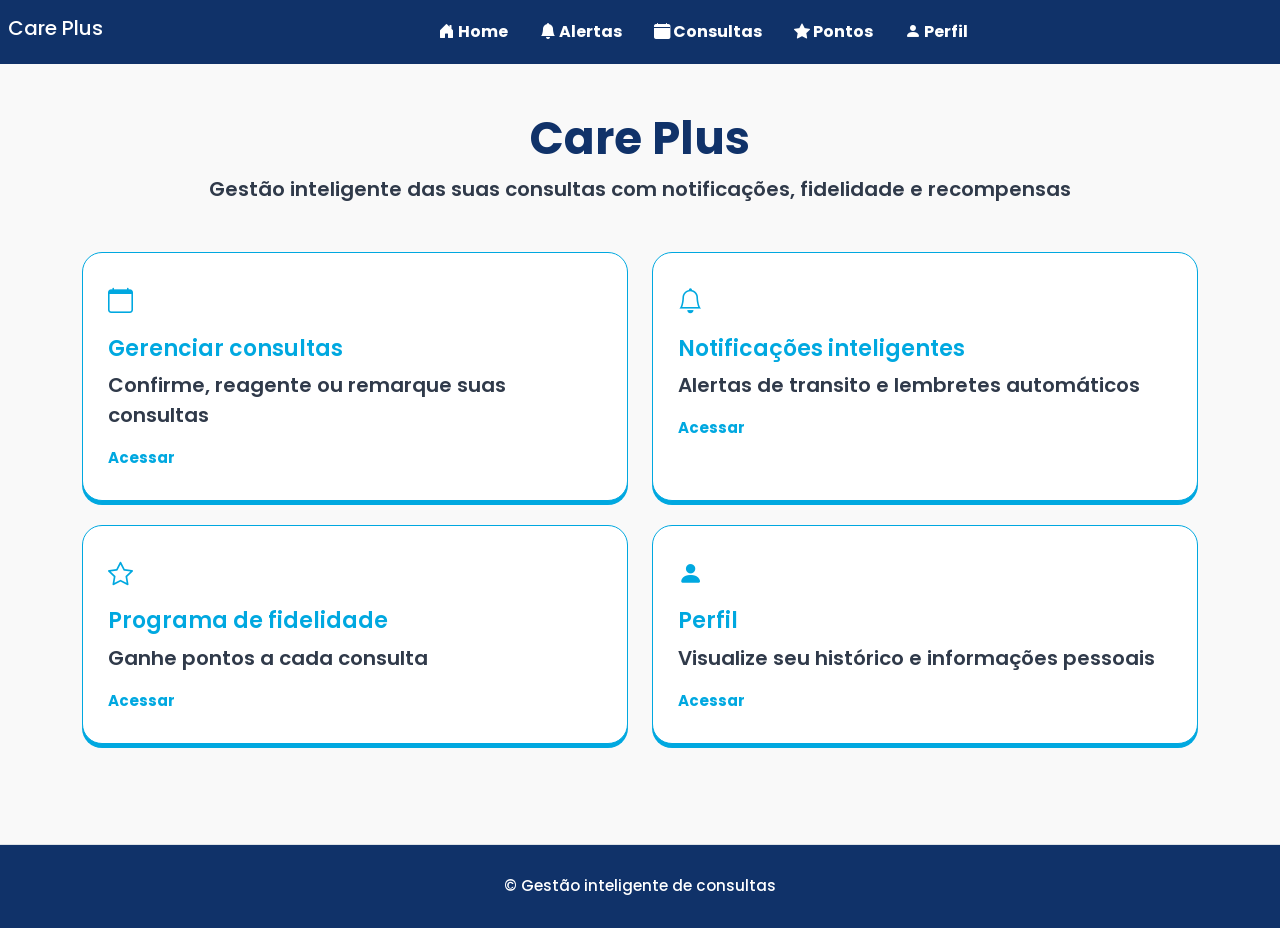
<file: index.html>
<!DOCTYPE html>
<html lang="pt-br">

<head>
  <meta charset="UTF-8">
  <meta name="viewport" content="width=device-width, initial-scale=1.0">
  <title>Home</title>
  <link href="https://cdn.jsdelivr.net/npm/bootstrap@5.3.3/dist/css/bootstrap.min.css" rel="stylesheet">
  <link rel="stylesheet" href="https://cdn.jsdelivr.net/npm/bootstrap-icons@1.11.3/font/bootstrap-icons.min.css">
  <link rel="stylesheet" href="./assets/css/style.css">
  <link rel="preconnect" href="https://fonts.googleapis.com">
  <link rel="preconnect" href="https://fonts.gstatic.com" crossorigin>
  <link
    href="https://fonts.googleapis.com/css2?family=Poppins:ital,wght@0,100;0,200;0,300;0,400;0,500;0,600;0,700;0,800;0,900;1,100;1,200;1,300;1,400;1,500;1,600;1,700;1,800;1,900&family=Roboto:ital,wght@0,100..900;1,100..900&display=swap"
    rel="stylesheet">
</head>

<body>

  <nav class="navbar navbar-expand-lg">
    <a class="navbar-brand h1 text-white p-2" href="../careplus-web/index.html">
      Care Plus
    </a>

    <div class="mx-auto">

      <ul class="navbar-nav d-flex flex-row gap-3">

        <li class="nav-item">
          <a href="../careplus-web/index.html" class="nav-link text-white fw-bold">
            <i class="bi bi-house-door-fill"></i>
            Home
          </a>
        </li>

        <li class="nav-item">
          <a href="./pages/alertas.html" class="nav-link text-white fw-bold">
            <i class="bi bi-bell-fill"></i>
            Alertas
          </a>
        </li>

        <li class="nav-item">
          <a href="../careplus-web/pages/consultas.html" class="nav-link text-white fw-bold">
            <i class="bi bi-calendar-fill"></i>
            Consultas
          </a>
        </li>
        <li class="nav-item active">
          <a href="../careplus-web/pages/pontos.html" class="nav-link text-white fw-bold">
            <i class="bi bi-star-fill"></i>
            Pontos
          </a>
        </li>
        <li class="nav-item active">
          <a href="../careplus-web/pages/perfil.html" class="nav-link text-white fw-bold">
            <i class="bi bi-person-fill"></i>
            Perfil
          </a>
        </li>

      </ul>

    </div>
  </nav>

  <main>


    <section id="home">
      <div class="container">
        <div class="text-center mb-5 mt-5">

          <h2>Care Plus</h2>

          <p class="section-description">Gestão inteligente das suas consultas com notificações, fidelidade e
            recompensas</p>

        </div>

        <div class="row g-4">

          <div class="col-12 col-md-6">

            <div class="app-card">
              <i class="app-card-logo bi bi-calendar"></i>
              <h3 class="app-card-title">Gerenciar consultas</h3>
              <p class="app-card-description">Confirme, reagente ou remarque suas consultas</p>
              <a href="#" class="app-card-button">Acessar</a>
            </div>

          </div>

          <div class="col-12 col-md-6">

            <div class="app-card ">
              <i class="app-card-logo bi bi-bell"></i>
              <h3 class="app-card-title">Notificações inteligentes</h3>
              <p class="app-card-description">Alertas de transito e lembretes automáticos</p>
              <a href="../careplus-web/pages/alertas.html" class="app-card-button">Acessar</a>
            </div>

          </div>

          <div class="col-12 col-md-6">
            <div class="app-card ">
              <i class="app-card-logo bi bi-star"></i>
              <h3 class="app-card-title">Programa de fidelidade</h3>
              <p class="app-card-description">Ganhe pontos a cada consulta</p>
              <a href="../careplus-web/pages/pontos.html" class="app-card-button">Acessar</a>
            </div>
          </div>

          <div class="col-12 col-md-6">
            <div class="app-card">
              <i class="app-card-logo bi bi-person-fill"></i>
              <h3 class="app-card-title">Perfil</h3>
              <p class="app-card-description">Visualize seu histórico e informações pessoais</p>
              <a href="../careplus-web/pages/perfil.html" class="app-card-button">Acessar</a>
            </div>
          </div>
        </div>
      </div>

    </section>
  </main>


  <footer class="app-footer">
    <div class="container">
      <p class="footer-text">
        © Gestão inteligente de consultas</p>
    </div>
  </footer>
</body>

</html>
</file>
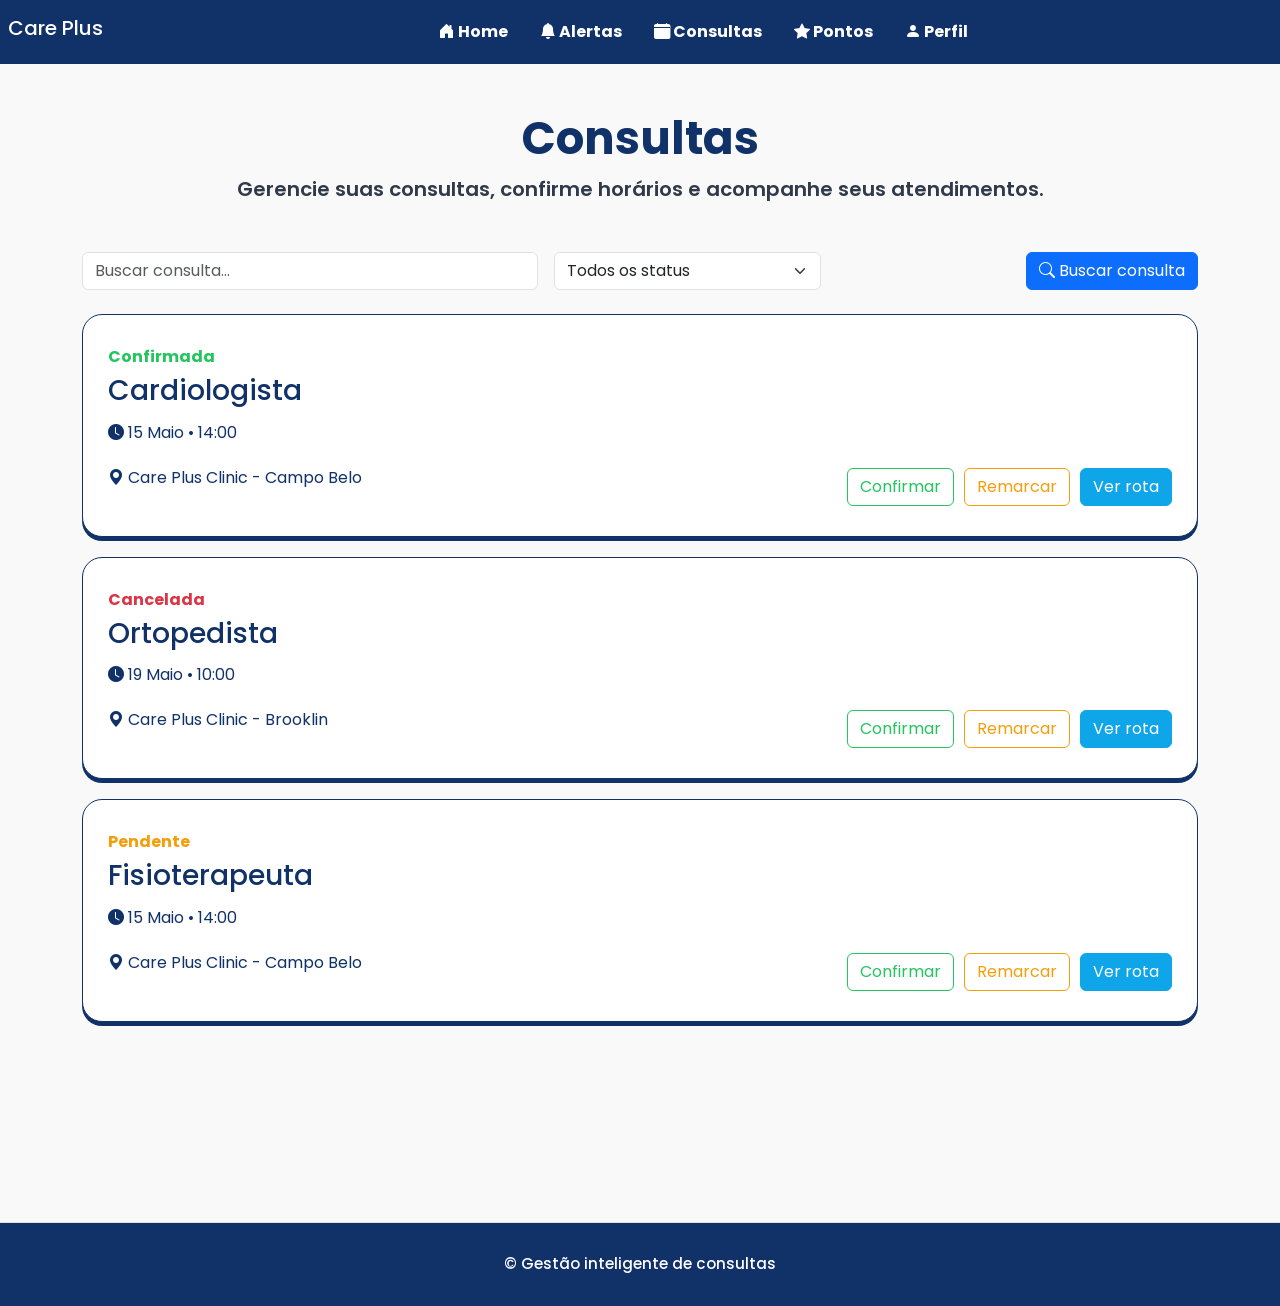
<file: pages/consultas.html>
<!DOCTYPE html>
<html lang="pt-br">

<head>
    <meta charset="UTF-8">
    <meta name="viewport" content="width=device-width, initial-scale=1.0">
    <title>Consultas</title>
    <link href="https://cdn.jsdelivr.net/npm/bootstrap@5.3.3/dist/css/bootstrap.min.css" rel="stylesheet">
    <link rel="stylesheet" href="https://cdn.jsdelivr.net/npm/bootstrap-icons@1.11.3/font/bootstrap-icons.min.css">
    <link rel="stylesheet" href="../assets/css/style.css">
    <link rel="preconnect" href="https://fonts.googleapis.com">
    <link rel="preconnect" href="https://fonts.gstatic.com" crossorigin>
    <link
        href="https://fonts.googleapis.com/css2?family=Poppins:ital,wght@0,100;0,200;0,300;0,400;0,500;0,600;0,700;0,800;0,900;1,100;1,200;1,300;1,400;1,500;1,600;1,700;1,800;1,900&family=Roboto:ital,wght@0,100..900;1,100..900&display=swap"
        rel="stylesheet">
</head>

<body>

    <nav class="navbar navbar-expand-lg">
        <a class="navbar-brand h1 text-white p-2" href="../index.html">
            Care Plus
        </a>

        <div class="mx-auto">

            <ul class="navbar-nav d-flex flex-row gap-3">

                <li class="nav-item">
                    <a href="../index.html" class="nav-link text-white fw-bold">
                        <i class="bi bi-house-door-fill"></i>
                        Home
                    </a>
                </li>

                <li class="nav-item">
                    <a href="./alertas.html" class="nav-link text-white fw-bold">
                        <i class="bi bi-bell-fill"></i>
                        Alertas
                    </a>
                </li>

                <li class="nav-item">
                    <a href="./consultas.html" class="nav-link text-white fw-bold">
                        <i class="bi bi-calendar-fill"></i>
                        Consultas
                    </a>
                </li>
                <li class="nav-item active">
                    <a href="./pontos.html" class="nav-link text-white fw-bold">
                        <i class="bi bi-star-fill"></i>
                        Pontos
                    </a>
                </li>
                <li class="nav-item active">
                    <a href="./perfil.html" class="nav-link text-white fw-bold">
                        <i class="bi bi-person-fill"></i>
                        Perfil
                    </a>
                </li>
            </ul>
        </div>
    </nav>

    <main>
        <section id="consultas">
    
            <div class="container">
                <div class="text-center mb-5 mt-5">
    
                    <h2>Consultas</h2>
    
                    <p class="section-description">Gerencie suas consultas, confirme horários e acompanhe seus atendimentos.
                    </p>
    
                </div>
    
                <div class="consultas-toolbar mb-4">
    
                    <div class="row g-3 align-items-center">
    
                        <div class="col-12 col-lg-5">
    
                            <input type="text" class="form-control consulta-search" placeholder="Buscar consulta...">
    
                        </div>
    
                        <div class="col-12 col-lg-3">
    
                            <select class="form-select consulta-filter">
    
                                <option value="all">Todos os status</option>
    
                                <option value="confirmed">Confirmadas</option>
    
                                <option value="pending">Pendentes</option>
    
                                <option value="canceled">Canceladas</option>
    
                            </select>
    
                        </div>
    
                        <div class="col-12 col-lg-4 text-lg-end">
    
                            <button class="btn btn-primary consulta-add-btn">
    
                                <i class="bi bi-search"></i>
    
                                Buscar consulta
    
                            </button>
    
                        </div>
    
                    </div>
    
                </div>
    
                <div class="consultas-list">
    
                    <div class="consulta-card">
    
                        <div class="consulta-card-info">
    
                            <div class="consulta-status confirmed">
                                Confirmada
                            </div>
    
                            <h3 class="consulta-title">
                                Cardiologista
                            </h3>
    
                            <p class="consulta-info">
                                <i class="bi bi-clock-fill"></i>
                                15 Maio • 14:00
                            </p>
    
                            <p class="consulta-location">
                                <i class="bi bi-geo-alt-fill"></i>
                                Care Plus Clinic - Campo Belo
                            </p>
    
                        </div>
    
                        <div class="consulta-card-actions">
    
                            <button class="btn btn-outline-primary consulta-btn-confirm">
                                Confirmar
                            </button>
    
                            <button class="btn btn-outline-secondary consulta-btn-remarcar">
                                Remarcar
                            </button>
    
                            <button class="btn btn-primary consulta-btn-rota">
                                Ver rota
                            </button>
    
                        </div>
    
                    </div>
    
                    <div class="consulta-card">
    
                        <div class="consulta-card-info">
    
                            <div class="consulta-status canceled">
                                Cancelada
                            </div>
    
                            <h3 class="consulta-title">
                                Ortopedista
                            </h3>
    
                            <p class="consulta-info">
                                <i class="bi bi-clock-fill"></i>
                                19 Maio • 10:00
                            </p>
    
                            <p class="consulta-location">
                                <i class="bi bi-geo-alt-fill"></i>
                                Care Plus Clinic - Brooklin
                            </p>
    
                        </div>
    
                        <div class="consulta-card-actions">
    
                            <button class="btn btn-outline-primary consulta-btn-confirm">
                                Confirmar
                            </button>
    
                            <button class="btn btn-outline-secondary consulta-btn-remarcar">
                                Remarcar
                            </button>
    
                            <button class="btn btn-primary consulta-btn-rota">
                                Ver rota
                            </button>
    
                        </div>
    
                    </div>
    
    
    
    
                    <div class="consulta-card">
    
                        <div class="consulta-card-info">
    
                            <div class="consulta-status pending">
                                Pendente
                            </div>
    
                            <h3 class="consulta-title">
                                Fisioterapeuta
                            </h3>
    
                            <p class="consulta-info">
                                <i class="bi bi-clock-fill"></i>
                                15 Maio • 14:00
                            </p>
    
                            <p class="consulta-location">
                                <i class="bi bi-geo-alt-fill"></i>
                                Care Plus Clinic - Campo Belo
                            </p>
    
                        </div>
    
                        <div class="consulta-card-actions">
    
                            <button class="btn btn-outline-primary consulta-btn-confirm">
                                Confirmar
                            </button>
    
                            <button class="btn btn-outline-secondary consulta-btn-remarcar">
                                Remarcar
                            </button>
    
                            <button class="btn btn-primary consulta-btn-rota">
                                Ver rota
                            </button>
    
                        </div>
    
                    </div>
    
                </div>
            </div>
    
        </section>

    </main>

    <footer class="app-footer">

        <div class="container">

            <p class="footer-text">

                © Gestão inteligente de consultas

            </p>

        </div>

    </footer>

    <script src="../assets/js/script.js"></script>
</body>

</html>
</file>
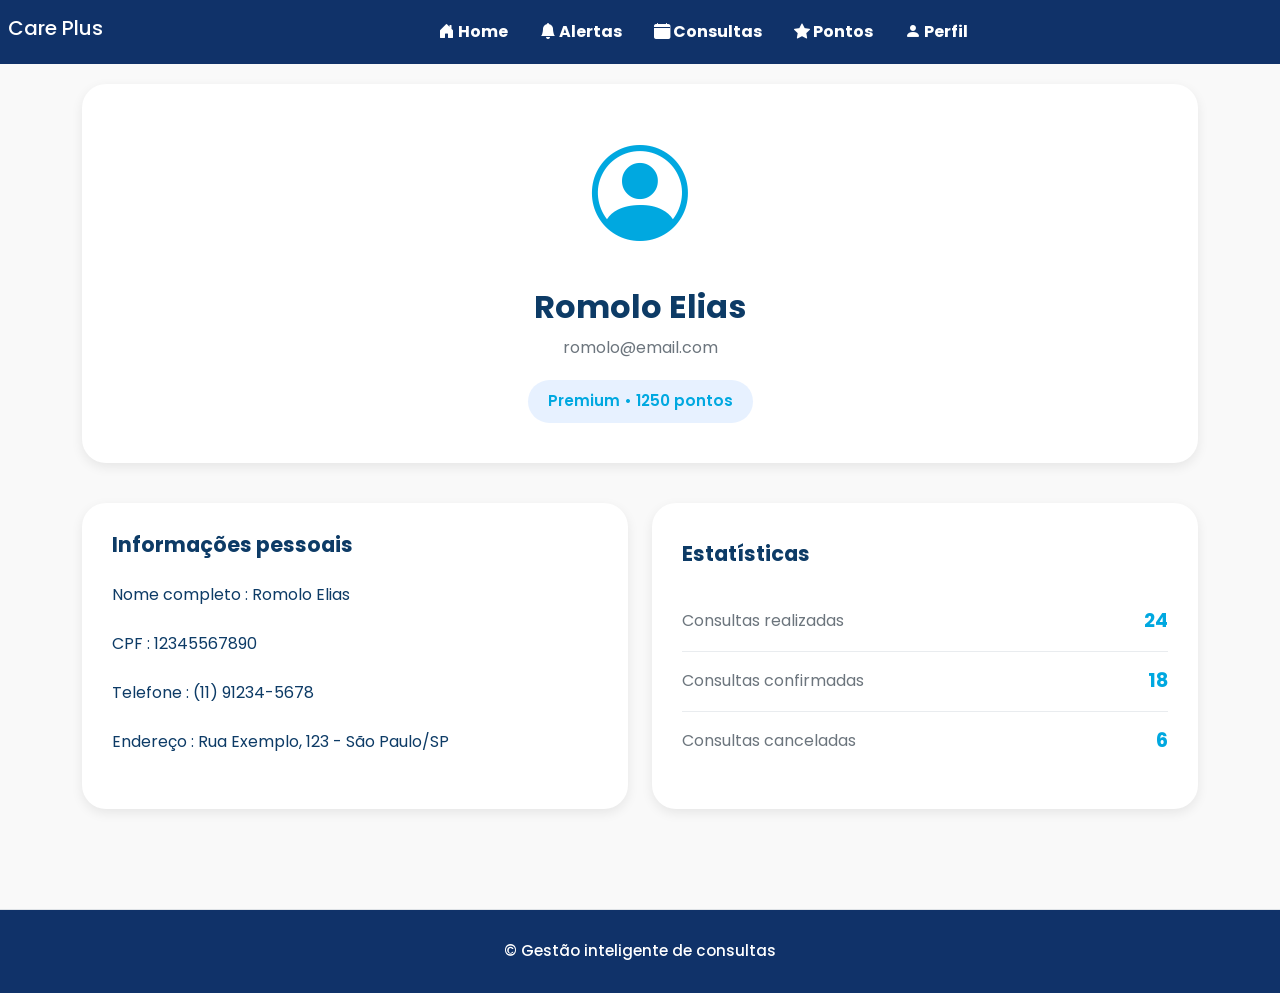
<file: pages/perfil.html>
<!DOCTYPE html>
<html lang="pt-br">

<head>
    <meta charset="UTF-8">
    <meta name="viewport" content="width=device-width, initial-scale=1.0">
    <title>Perfil</title>
    <link href="https://cdn.jsdelivr.net/npm/bootstrap@5.3.3/dist/css/bootstrap.min.css" rel="stylesheet">
    <link rel="stylesheet" href="https://cdn.jsdelivr.net/npm/bootstrap-icons@1.11.3/font/bootstrap-icons.min.css">
    <link rel="stylesheet" href="../assets/css/style.css">
    <link rel="preconnect" href="https://fonts.googleapis.com">
    <link rel="preconnect" href="https://fonts.gstatic.com" crossorigin>
    <link
        href="https://fonts.googleapis.com/css2?family=Poppins:ital,wght@0,100;0,200;0,300;0,400;0,500;0,600;0,700;0,800;0,900;1,100;1,200;1,300;1,400;1,500;1,600;1,700;1,800;1,900&family=Roboto:ital,wght@0,100..900;1,100..900&display=swap"
        rel="stylesheet">
</head>

<body>

    <nav class="navbar navbar-expand-lg">
        <a class="navbar-brand h1 text-white p-2" href="../index.html">
            Care Plus
        </a>

        <div class="mx-auto">

            <ul class="navbar-nav d-flex flex-row gap-3">

                <li class="nav-item">
                    <a href="../index.html" class="nav-link text-white fw-bold">
                        <i class="bi bi-house-door-fill"></i>
                        Home
                    </a>
                </li>

                <li class="nav-item">
                    <a href="./alertas.html" class="nav-link text-white fw-bold">
                        <i class="bi bi-bell-fill"></i>
                        Alertas
                    </a>
                </li>

                <li class="nav-item">
                    <a href="./consultas.html" class="nav-link text-white fw-bold">
                        <i class="bi bi-calendar-fill"></i>
                        Consultas
                    </a>
                </li>
                <li class="nav-item active">
                    <a href="./pontos.html" class="nav-link text-white fw-bold">
                        <i class="bi bi-star-fill"></i>
                        Pontos
                    </a>
                </li>
                <li class="nav-item active">
                    <a href="./perfil.html" class="nav-link text-white fw-bold">
                        <i class="bi bi-person-fill"></i>
                        Perfil
                    </a>
                </li>
            </ul>
        </div>
    </nav>

    <main>

        <section id="perfil">

            <div class="container">

                <div class="profile-header">

                    <div class="profile-avatar">

                        <i class="bi bi-person-circle"></i>

                    </div>

                    <h2 class="profile-name">
                        Romolo Elias
                    </h2>

                    <p class="profile-email">
                        romolo@email.com
                    </p>

                    <div class="profile-badge">
                        Premium • 1250 pontos
                    </div>

                </div>

                <div class="row g-4">

                    <div class="col-12 col-lg-6">

                        <div class="profile-card">
                            <h3>
                                Informações pessoais
                            </h3>

                            <p>
                                Nome completo : Romolo Elias
                            </p>

                            <p>
                                CPF : 12345567890
                            </p>

                            <p>
                                Telefone : (11) 91234-5678
                            </p>

                            <p>
                                Endereço : Rua Exemplo, 123 - São Paulo/SP
                            </p>

                        </div>

                    </div>

                    <div class="col-12 col-lg-6">

                        <div class="profile-card">

                            <h3>
                                Estatísticas
                            </h3>

                            <div class="profile-stat">

                                <span>
                                    Consultas realizadas
                                </span>

                                <strong>
                                    24
                                </strong>

                            </div>

                            <div class="profile-stat">

                                <span>
                                    Consultas confirmadas
                                </span>

                                <strong>
                                    18
                                </strong>
                            </div>

                            <div class="profile-stat">

                                <span>
                                    Consultas canceladas
                                </span>

                                <strong>
                                    6
                                </strong>
                            </div>
                        </div>
                    </div>
                </div>

            </div>

        </section>
    </main>


    <footer class="app-footer">

        <div class="container">

            <p class="footer-text">

                © Gestão inteligente de consultas

            </p>

        </div>

    </footer>


</body>
</file>
<file: assets/css/style.css>
:root {
    --primary-color: hsl(195, 100%, 44%);
    --secondary-color: #103269;
    --description-color: #303a4a;
    --back-ground-color: #f9f9f9;
}

body {
    font-family: 'Poppins', sans-serif;
    background-color: var(--back-ground-color);
    height: 100vh;
    min-height: 100vh;
    display: flex;
    flex-direction: column;
}

main {
    flex: 1;
}

h2 {
    color: var(--secondary-color);
    font-weight: bold;
    font-size: 45px;
}

.navbar {
    background-color: var(--secondary-color);
}

.section-description {
    color: var(--description-color);
    font-size: 20px;
    font-weight: 600;
}

.app-card {
    background-color: white;
    border-radius: 20px;
    border: var(--primary-color) 1px solid;
    padding: 30px 25px;
    box-shadow: 0 4px var(--primary-color);
    transition: all 0.3s ease;
    height: 100%;
}

.app-card-logo {
    font-size: 25px;
    color: var(--primary-color);
}

.app-card-title {
    color: var(--primary-color);
    font-size: 22px;
    font-weight: 600;
    margin-top: 15px;
}

.app-card-description {
    color: var(--description-color);
    font-size: 20px;
    font-weight: 600;
}

.app-card-button {
    color: var(--primary-color);
    font-size: 15px;
    border-radius: 5px;
    text-decoration: none;
    font-weight: bold;
}

.alerts-container {
    max-height: 60vh;
    overflow-y: auto;
    padding-right: 10px;
    padding-bottom: 20px;
}

.alert-danger {
    border: 1px solid #dc3545;
    box-shadow: 0 4px #dc3545;
}

.app-alert-card {
    padding: 18px 20px;
}

.alert-danger .app-card-title,
.alert-danger .app-card-logo {
    color: #dc3545;
}

.alert-warning {
    border: 1px solid #ffc107;
    box-shadow: 0 4px #ffc107;
}

.alert-warning .app-card-title,
.alert-warning .app-card-logo {
    color: #ffc107;
}

.alert-sucess {
    border: 1px solid #008000;
    box-shadow: 0 4px #008000;
}

.alert-sucess .app-card-title,
.alert-sucess .app-card-logo {
    color: #008000;
}

.consultas-list {
    display: flex;
    flex-direction: column;
    gap: 20px;
    padding-bottom: 100px;
}

.consulta-card {
    display: flex;
    justify-content: space-between;
    align-items: end;
    background-color: white;
    border-radius: 20px;
    border: var(--secondary-color) 1px solid;
    padding: 30px 25px;
    box-shadow: 0 4px var(--secondary-color);
    transition: all 0.3s ease;
}

.consulta-card-info {
    display: flex;
    flex-direction: column;
    gap: 5px;
    color: var(--secondary-color);
}

.consulta-card-actions {
    display: flex;
    gap: 10px;
    flex-wrap: wrap;
    justify-content: end;
}

.consulta-btn-confirm {
    border-color: #22c55e;
    color: #22c55e;
}

.consulta-btn-confirm:hover {
    background: #22c55e;
    border-color: #22c55e;
    color: white;
}

.consulta-btn-remarcar {
    border-color: #f59e0b;
    color: #f59e0b;
}

.consulta-btn-remarcar:hover {
    background: #f59e0b;
    border-color: #f59e0b;
    color: white;
}

.consulta-btn-rota {
    background: #0ea5e9;
    border-color: #0ea5e9;
}

.consulta-btn-rota:hover {
    background: #0284c7;
    border-color: #0284c7;
}

.consulta-status.confirmed {
    color: #22c55e;
    font-weight: bold;
}

.consulta-status.pending {
    color: #f59e0b;
    font-weight: bold;
}

.consulta-status.canceled {
    color: #dc3545;
    font-weight: bold;
}

#profile {
    padding: 80px 0;
    background: #f8f9fa;
}

.profile-header {
    background: white;
    border-radius: 24px;
    padding: 40px 20px;
    text-align: center;
    box-shadow: 0 4px 12px rgba(0, 0, 0, 0.08);
    margin-top: 20px;
    margin-bottom: 40px;
}

.profile-avatar {
    font-size: 6rem;
    color: var(--primary-color);
    margin-bottom: 20px;
}

.profile-name {
    font-size: 2rem;
    font-weight: 700;
    color: #0d3b66;
    margin-bottom: 10px;
}

.profile-email {
    color: #6c757d;
    font-size: 1rem;
    margin-bottom: 20px;
}

.profile-badge {
    display: inline-block;
    background: #e7f1ff;
    color: var(--primary-color);
    padding: 10px 20px;
    border-radius: 999px;
    font-weight: 600;
    font-size: 0.95rem;
}

.profile-card {
    display: flex;
    flex-direction: column;
    justify-content: center;
    background: white;
    border-radius: 24px;
    padding: 30px;
    box-shadow: 0 4px 12px rgba(0, 0, 0, 0.08);
    height: 100%;
}

.profile-card h3 {
    font-size: 1.3rem;
    font-weight: 700;
    color: #0d3b66;
    margin-bottom: 25px;
}

.profile-card p {
    color: #0d3b66;
    margin-bottom: 25px;
}

.profile-stat {
    display: flex;
    justify-content: space-between;
    align-items: center;
    padding: 15px 0;
    border-bottom: 1px solid #e9ecef;
}

.profile-stat:last-child {
    border-bottom: none;
}

.profile-stat span {
    color: #6c757d;
}

.profile-stat strong {
    font-size: 1.2rem;
    color: var(--primary-color);
}


.points-card {
    background: white;
    color: var(--secondary-color);
    font-weight: 700;
    border-radius: 20px;
    padding: 25px;
    border: 1px solid #d8e3ee;
    box-shadow: 0 4px 12px rgba(0, 0, 0, 0.08);
    margin-bottom: 35px;
}

.points-info {
    display: flex;
    justify-content: space-between;
    align-items: center;
    margin-bottom: 15px;
}

.points-value {
    color: var(--secondary-color);
    font-size: 2rem;
    font-weight: 800;
}

.progress {
    height: 10px;
    border-radius: 999px;
    overflow: hidden;
    background: #e6edf5;
}

.progress-bar {
    background: var(--primary-color);
    border-radius: 999px;
}

.progress-labels {
    display: flex;
    justify-content: space-between;
    margin-top: 10px;
    font-size: 14px;
    color: #7b8797;
    font-weight: 600;
}

.points-title {
    color: var(--secondary-color);
    font-weight: 700;
    margin-bottom: 20px;
    font-size: 1.5rem;
}

.history-card {
    background: white;
    border-radius: 20px;
    padding: 20px;
    border: 1px solid #d8e3ee;
    box-shadow: 0 4px 12px rgba(0, 0, 0, 0.08);
}

.history-item {
    display: flex;
    justify-content: space-between;
    align-items: center;
    padding: 18px 0;
    border-bottom: 1px solid #edf2f7;
}

.history-item:last-child {
    border-bottom: none;
}

.history-left {
    display: flex;
    gap: 15px;
    align-items: center;
}

.history-icon {
    width: 45px;
    height: 45px;
    border-radius: 50%;
    display: flex;
    justify-content: center;
    align-items: center;
    font-size: 22px;
    color: white;
}

.icon-positive {
    background: #22c55e;
}

.icon-negative {
    background: #ef4444;
}

.history-title {
    font-weight: 600;
    color: var(--secondary-color);
    margin-bottom: 3px;
}

.history-date {
    font-size: 13px;
    color: #8b97a8;
}

.history-points-positive {
    color: #22c55e;
    font-weight: 700;
}

.history-points-negative {
    color: #ef4444;
    font-weight: 700;
}


.rewards-grid {
    margin-top: 20px;
}

.reward-card {
    background: white;
    border-radius: 18px;
    padding: 20px;
    border: 1px solid #d8e3ee;
    box-shadow: 0 4px 12px rgba(0, 0, 0, 0.08);
    height: 100%;
    transition: 0.3s ease;
}

.reward-icon {
    font-size: 20px;
    color: var(--primary-color);
    margin-bottom: 15px;
}

.reward-card:hover {
    transform: translateY(-5px);
}


.reward-title {
    color: var(--secondary-color);
    font-weight: 700;
    font-size: 18px;
    margin-bottom: 8px;
}

.reward-description {
    color: #7b8797;
    font-size: 14px;
    margin-bottom: 20px;
}

.reward-footer {
    display: flex;
    justify-content: space-between;
    align-items: center;
}

.reward-points {
    color: var(--primary-color);
    font-weight: 700;
    font-size: 14px;
}

.reward-button {
    border: 1px solid var(--primary-color);
    background: transparent;
    color: var(--primary-color);
    padding: 6px 18px;
    border-radius: 999px;
    font-size: 13px;
    font-weight: 600;
    transition: 0.3s ease;
}

.reward-button:hover {
    background: var(--primary-color);
    color: white;
}


@media (max-width: 768px) {

    .profile-header {
        padding: 30px 20px;
    }

    .profile-avatar {
        font-size: 5rem;
    }

    .profile-name {
        font-size: 1.6rem;
    }

    .profile-actions {
        flex-direction: column;
    }

    .profile-actions .btn {
        width: 100%;
    }

    .page-title {
        font-size: 2rem;
    }

    .points-info {
        flex-direction: column;
        align-items: start;
        gap: 10px;
    }

    .reward-footer {
        flex-direction: column;
        align-items: start;
        gap: 15px;
    }

    .reward-button {
        width: 100%;
    }
}

.app-footer {

    margin-top: 100px;

    padding: 30px 0;

    background: var(--secondary-color);

    border-top: 1px solid #dee2e6;
}


.footer-text {

    text-align: center;

    margin: 0;

    color: #ffffff;

    font-size: 0.95rem;

    font-weight: 500;
}
</file>
